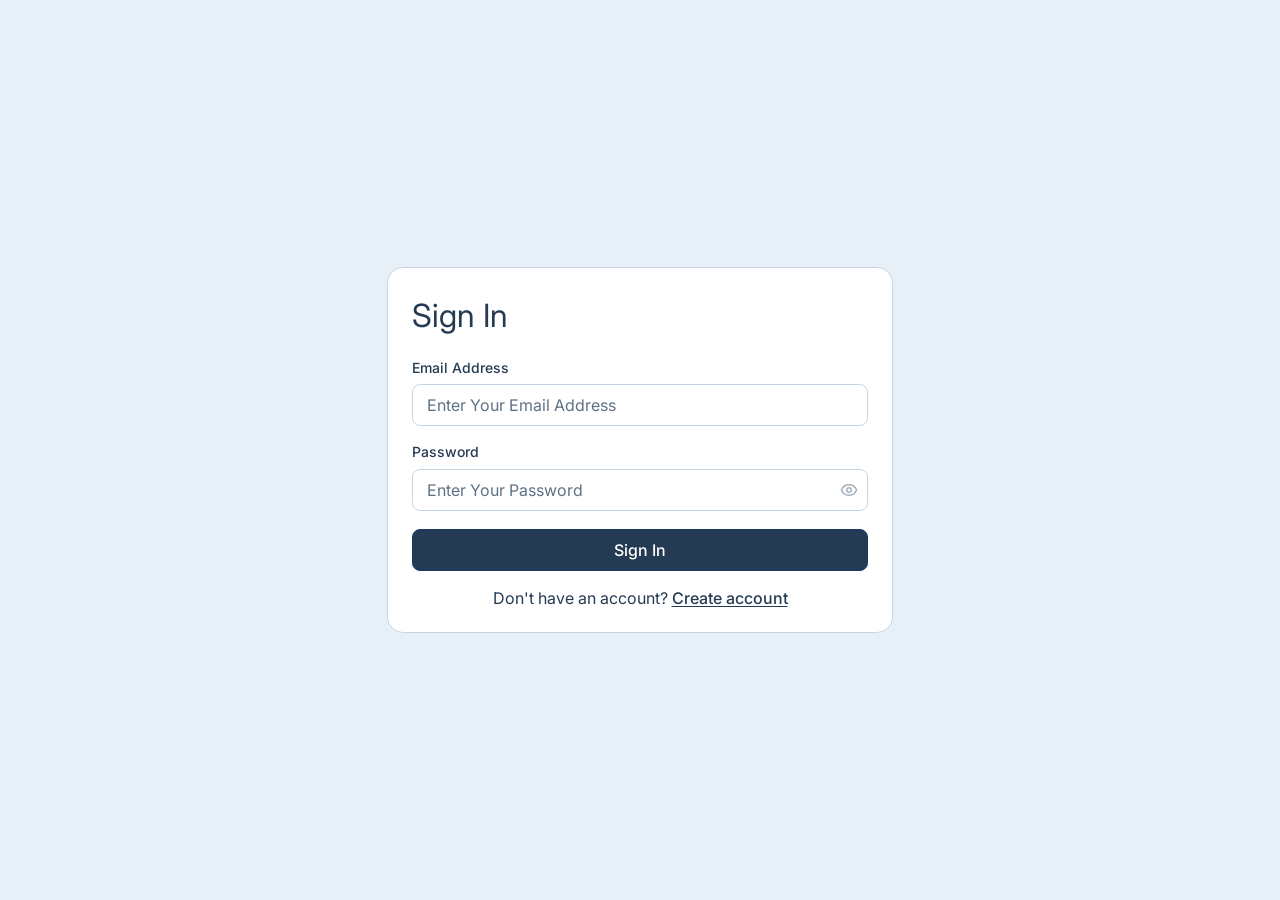
<file: sign-in.html>
<!DOCTYPE html>
<html lang="en">

<head>
    <meta charset="UTF-8">
    <meta name="viewport" content="width=device-width, initial-scale=1.0">
    <title>Adaptive Financial - Sign In</title>

    <!----- Favicon ----->
    <link rel="shortcut icon" href="assets/images/favicon.ico" type="image/x-icon">

    <!----- Nice select css ----->
    <link rel="stylesheet" href="assets/css/nice-select.css">

    <!----- Google Font ----->
    <link rel="preconnect" href="https://fonts.googleapis.com">
    <link rel="preconnect" href="https://fonts.gstatic.com" crossorigin>
    <link href="https://fonts.googleapis.com/css2?family=Charis+SIL:ital,wght@0,400;0,700;1,400;1,700&family=Inter:ital,opsz,wght@0,14..32,100..900;1,14..32,100..900&display=swap" rel="stylesheet">

    <!----- Custom Style ----->
    <link rel="stylesheet" href="assets/css/mian.css">
</head>

<body>
    <section class="authentication-section">
        <div class="authentication-container container">
            <div class="authentication-block">
                <h1 class="authentication-title">Sign In</h1>
                <form class="form-wrapper sign-in-form">
                    <div class="input-stack">
                        <label class="input-label" for="sign-in-email">Email Address</label>
                        <input class="input-field" type="email" id="sign-in-email" placeholder="Enter Your Email Address" required>
                    </div>
                    <div class="input-stack">
                        <label class="input-label" for="sign-in-Password">Password</label>
                        <div class="password-input-wrapper">
                            <input class="input-field" type="password" id="sign-in-Password" placeholder="Enter Your Password" required>
                            <div class="password-show-toggle disabled" data-password-toggle="">
                                <svg xmlns="http://www.w3.org/2000/svg" viewBox="0 0 24 24" fill="none" stroke="currentColor" stroke-width="2" stroke-linecap="round" stroke-linejoin="round" class="password-show-icon eye-open-icon lucide lucide-eye-icon lucide-eye">
                                    <path d="M2.062 12.348a1 1 0 0 1 0-.696 10.75 10.75 0 0 1 19.876 0 1 1 0 0 1 0 .696 10.75 10.75 0 0 1-19.876 0"></path>
                                    <circle cx="12" cy="12" r="3"></circle>
                                </svg>
                                <svg xmlns="http://www.w3.org/2000/svg" viewBox="0 0 24 24" fill="none" stroke="currentColor" stroke-width="2" stroke-linecap="round" stroke-linejoin="round" class="icon-visibility password-show-icon eye-close-icon lucide lucide-eye-off-icon lucide-eye-off">
                                    <path d="M10.733 5.076a10.744 10.744 0 0 1 11.205 6.575 1 1 0 0 1 0 .696 10.747 10.747 0 0 1-1.444 2.49"></path>
                                    <path d="M14.084 14.158a3 3 0 0 1-4.242-4.242"></path>
                                    <path d="M17.479 17.499a10.75 10.75 0 0 1-15.417-5.151 1 1 0 0 1 0-.696 10.75 10.75 0 0 1 4.446-5.143"></path>
                                    <path d="m2 2 20 20"></path>
                                </svg>
                            </div>
                        </div>
                    </div>
                    <button class="authentication-btn sign-in-btn" type="submit">Sign In</button>
                    <div class="authentication-redirection-wrapper">Don't have an account?
                        <a class="authentication-redirection-link" href="sign-up.html">Create account</a>
                    </div>
                </form>
            </div>
        </div>
    </section>

    <!-- Nice select js -->
    <script src="assets/js/jquery.js"></script>
    <script src="assets/js/jquery.nice-select.js"></script>

    <!----- Custom Script ----->
    <script src="assets/js/script.js"></script>
</body>

</html>
</file>
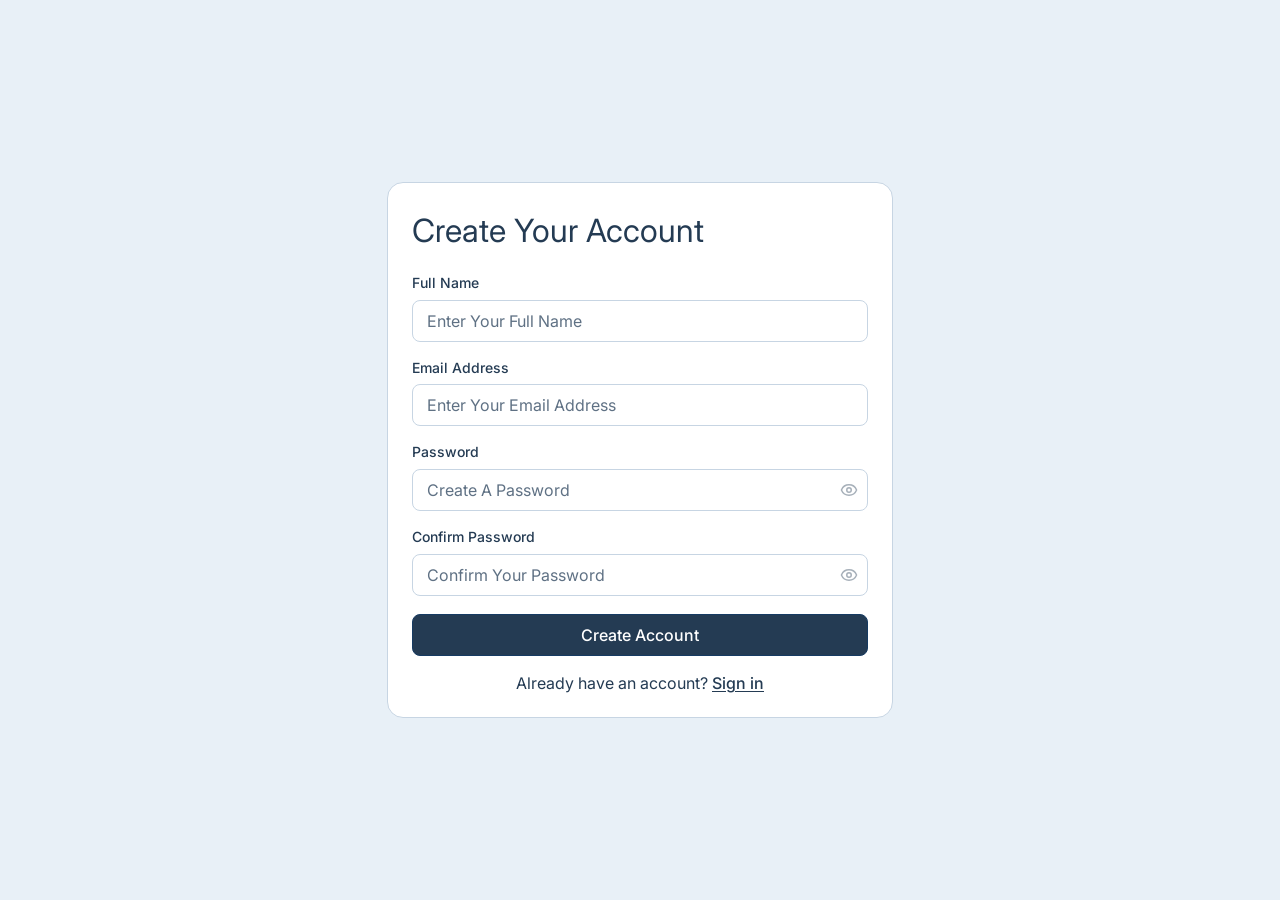
<file: sign-up.html>
<!DOCTYPE html>
<html lang="en">

<head>
    <meta charset="UTF-8" />
    <meta name="viewport" content="width=device-width, initial-scale=1.0" />
    <title>Adaptive Financial - Sign Up</title>

    <!----- Favicon ----->
    <link rel="shortcut icon" href="assets/images/favicon.ico" type="image/x-icon">

    <!----- Nice select css ----->
    <link rel="stylesheet" href="assets/css/nice-select.css">

    <!----- Google Font ----->
    <link rel="preconnect" href="https://fonts.googleapis.com" />
    <link rel="preconnect" href="https://fonts.gstatic.com" crossorigin />
    <link href="https://fonts.googleapis.com/css2?family=Charis+SIL:ital,wght@0,400;0,700;1,400;1,700&family=Inter:ital,opsz,wght@0,14..32,100..900;1,14..32,100..900&display=swap" rel="stylesheet" />

    <!----- Custom Style ----->
    <link rel="stylesheet" href="assets/css/mian.css" />
</head>

<body>
    <section class="authentication-section">
        <div class="authentication-container container">
            <div class="authentication-block">
                <h1 class="authentication-title">Create Your Account</h1>
                <form class="form-wrapper sign-up-form">
                    <div class="input-stack">
                        <label class="input-label" for="sign-up-name">Full Name</label>
                        <input class="input-field" type="text" id="sign-up-name" placeholder="Enter Your Full Name">
                    </div>
                    <div class="input-stack">
                        <label class="input-label" for="sign-up-email">Email Address</label>
                        <input class="input-field" type="email" id="sign-up-email" placeholder="Enter Your Email Address" required>
                    </div>
                    <div class="input-stack">
                        <label class="input-label" for="sign-up-Password">Password</label>
                        <div class="password-input-wrapper">
                            <input class="input-field" type="password" id="sign-up-Password" placeholder="Create A Password" required>
                            <div class="password-show-toggle disabled" data-password-toggle="">
                                <svg xmlns="http://www.w3.org/2000/svg" viewBox="0 0 24 24" fill="none" stroke="currentColor" stroke-width="2" stroke-linecap="round" stroke-linejoin="round" class="password-show-icon eye-open-icon lucide lucide-eye-icon lucide-eye">
                                    <path d="M2.062 12.348a1 1 0 0 1 0-.696 10.75 10.75 0 0 1 19.876 0 1 1 0 0 1 0 .696 10.75 10.75 0 0 1-19.876 0"></path>
                                    <circle cx="12" cy="12" r="3"></circle>
                                </svg>
                                <svg xmlns="http://www.w3.org/2000/svg" viewBox="0 0 24 24" fill="none" stroke="currentColor" stroke-width="2" stroke-linecap="round" stroke-linejoin="round" class="icon-visibility password-show-icon eye-close-icon lucide lucide-eye-off-icon lucide-eye-off">
                                    <path d="M10.733 5.076a10.744 10.744 0 0 1 11.205 6.575 1 1 0 0 1 0 .696 10.747 10.747 0 0 1-1.444 2.49"></path>
                                    <path d="M14.084 14.158a3 3 0 0 1-4.242-4.242"></path>
                                    <path d="M17.479 17.499a10.75 10.75 0 0 1-15.417-5.151 1 1 0 0 1 0-.696 10.75 10.75 0 0 1 4.446-5.143"></path>
                                    <path d="m2 2 20 20"></path>
                                </svg>
                            </div>
                        </div>
                    </div>
                    <div class="input-stack">
                        <label class="input-label" for="sign-up-confirm-password">Confirm Password</label>
                        <div class="password-input-wrapper">
                            <input class="input-field" type="password" id="sign-up-confirm-password" placeholder="Confirm Your Password" required>
                            <div class="password-show-toggle disabled" data-password-toggle="">
                                <svg xmlns="http://www.w3.org/2000/svg" viewBox="0 0 24 24" fill="none" stroke="currentColor" stroke-width="2" stroke-linecap="round" stroke-linejoin="round" class="password-show-icon eye-open-icon lucide lucide-eye-icon lucide-eye">
                                    <path d="M2.062 12.348a1 1 0 0 1 0-.696 10.75 10.75 0 0 1 19.876 0 1 1 0 0 1 0 .696 10.75 10.75 0 0 1-19.876 0"></path>
                                    <circle cx="12" cy="12" r="3"></circle>
                                </svg>
                                <svg xmlns="http://www.w3.org/2000/svg" viewBox="0 0 24 24" fill="none" stroke="currentColor" stroke-width="2" stroke-linecap="round" stroke-linejoin="round" class="icon-visibility password-show-icon eye-close-icon lucide lucide-eye-off-icon lucide-eye-off">
                                    <path d="M10.733 5.076a10.744 10.744 0 0 1 11.205 6.575 1 1 0 0 1 0 .696 10.747 10.747 0 0 1-1.444 2.49"></path>
                                    <path d="M14.084 14.158a3 3 0 0 1-4.242-4.242"></path>
                                    <path d="M17.479 17.499a10.75 10.75 0 0 1-15.417-5.151 1 1 0 0 1 0-.696 10.75 10.75 0 0 1 4.446-5.143"></path>
                                    <path d="m2 2 20 20"></path>
                                </svg>
                            </div>
                        </div>
                    </div>
                    <button class="authentication-btn sign-up-btn" type="submit">Create Account</button>
                    <div class="authentication-redirection-wrapper">Already have an account?
                        <a class="authentication-redirection-link" href="sign-in.html">Sign in</a>
                    </div>
                </form>
            </div>
        </div>
    </section>

    <!-- Nice select js -->
    <script src="assets/js/jquery.js"></script>
    <script src="assets/js/jquery.nice-select.js"></script>

    <!----- Custom Script ----->
    <script src="assets/js/script.js"></script>
</body>

</html>
</file>
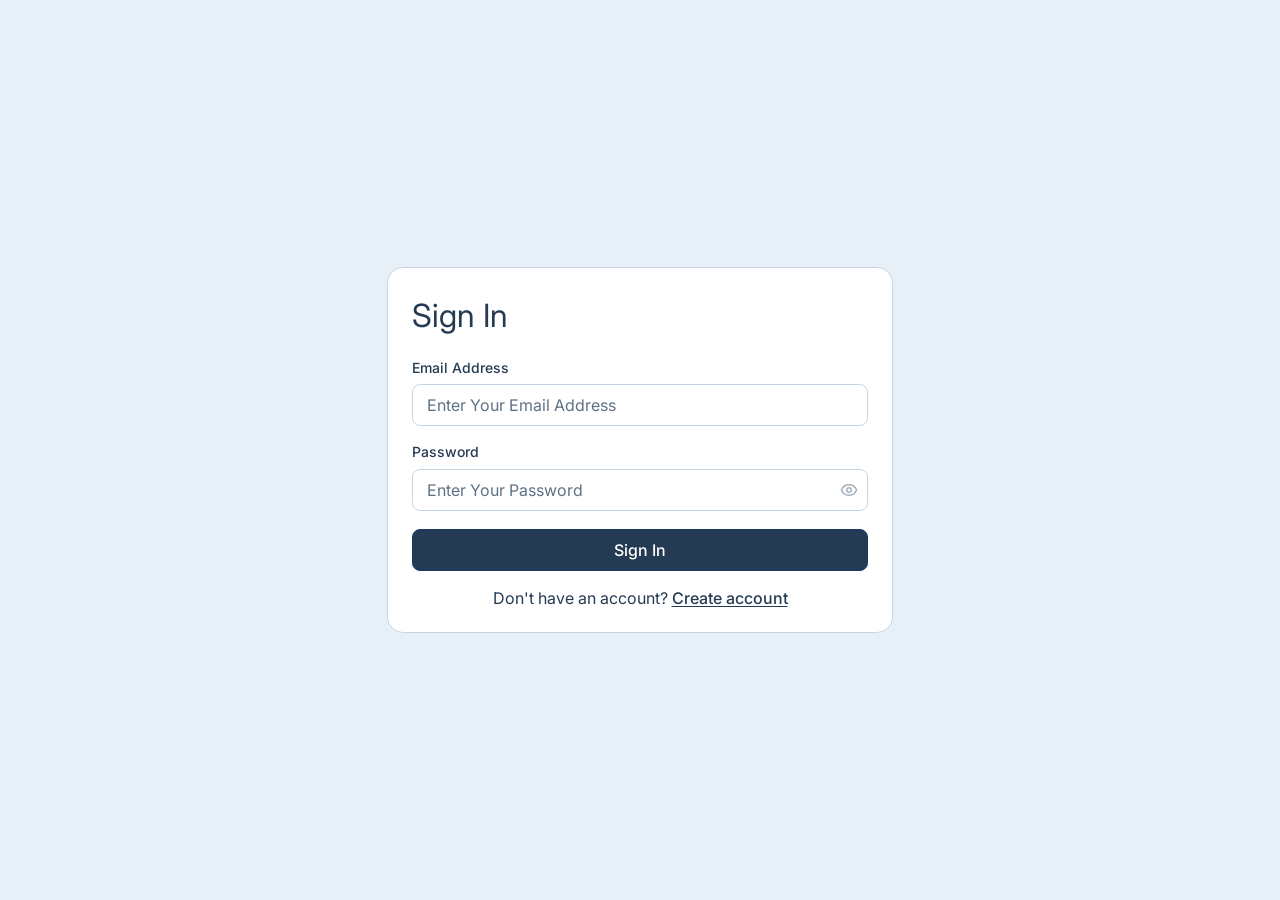
<file: transactions.html>
<!DOCTYPE html>
<html lang="en">

<head>
    <meta charset="UTF-8" />
    <meta name="viewport" content="width=device-width, initial-scale=1.0" />
    <title>Transactions</title>

    <!----- Favicon ----->
    <link rel="shortcut icon" href="assets/images/favicon.ico" type="image/x-icon">

    <!----- Nice select css ----->
    <link rel="stylesheet" href="assets/css/nice-select.css">

    <!----- Google Font ----->
    <link rel="preconnect" href="https://fonts.googleapis.com" />
    <link rel="preconnect" href="https://fonts.gstatic.com" crossorigin />
    <link href="https://fonts.googleapis.com/css2?family=Charis+SIL:ital,wght@0,400;0,700;1,400;1,700&family=Inter:ital,opsz,wght@0,14..32,100..900;1,14..32,100..900&display=swap" rel="stylesheet" />

    <!----- Custom Style ----->
    <link rel="stylesheet" href="assets/css/mian.css" />
</head>

<body>
    <div class="dashboard-wrapper">
        <aside>
            <div class="sidebar-media-wrapper">
                <a class="logo-wrapper" href="index.html">
                    <img class="aside-logo" src="assets/images/zenfolio-fintech-logo.png" alt="logo" />
                </a>
                <button class="flex-shrink-0 primary-icon aside-close-btn" type="button">
                    <svg xmlns="http://www.w3.org/2000/svg" viewBox="0 0 24 24" fill="none" stroke="currentColor" stroke-width="2" stroke-linecap="round" stroke-linejoin="round" class="aside-close-btn-icon lucide lucide-x">
                        <path d="M18 6 6 18" />
                        <path d="m6 6 12 12" />
                    </svg>
                </button>
            </div>
            <nav class="sidebar-link-block">
                <a class="sidebar-link" href="index.html">
                    <svg xmlns="http://www.w3.org/2000/svg" viewBox="0 0 24 24" fill="none" stroke="currentColor" stroke-width="2" stroke-linecap="round" stroke-linejoin="round" class="flex-shrink-0 sidebar-link-icon lucide lucide-house">
                        <path d="M15 21v-8a1 1 0 0 0-1-1h-4a1 1 0 0 0-1 1v8" />
                        <path d="M3 10a2 2 0 0 1 .709-1.528l7-6a2 2 0 0 1 2.582 0l7 6A2 2 0 0 1 21 10v9a2 2 0 0 1-2 2H5a2 2 0 0 1-2-2z" />
                    </svg>
                    <span class="sidebar-link-text">Dashboard</span>
                </a>
                <a class="sidebar-link" href="portfolio.html">
                    <svg xmlns="http://www.w3.org/2000/svg" viewBox="0 0 24 24" fill="none" stroke="currentColor" stroke-width="2" stroke-linecap="round" stroke-linejoin="round" class="flex-shrink-0 sidebar-link-icon lucide lucide-briefcase-business">
                        <path d="M12 12h.01" />
                        <path d="M16 6V4a2 2 0 0 0-2-2h-4a2 2 0 0 0-2 2v2" />
                        <path d="M22 13a18.15 18.15 0 0 1-20 0" />
                        <rect width="20" height="14" x="2" y="6" rx="2" />
                    </svg>
                    <span class="sidebar-link-text">Portfolio</span>
                </a>
                <a class="sidebar-link" href="investments.html">
                    <svg xmlns="http://www.w3.org/2000/svg" viewBox="0 0 24 24" fill="none" stroke="currentColor" stroke-width="2" stroke-linecap="round" stroke-linejoin="round" class="flex-shrink-0 sidebar-link-icon lucide lucide-chart-no-axes-combined">
                        <path d="M12 16v5" />
                        <path d="M16 14.639V21" />
                        <path d="M20 10.656V21" />
                        <path d="m22 3-8.646 8.646a.5.5 0 0 1-.708 0L9.354 8.354a.5.5 0 0 0-.707 0L2 15" />
                        <path d="M4 18.463V21" />
                        <path d="M8 14.656V21" />
                    </svg>
                    <span class="sidebar-link-text">Investments</span>
                </a>
                <a class="sidebar-link active" href="transactions.html">
                    <svg xmlns="http://www.w3.org/2000/svg" viewBox="0 0 24 24" fill="none" stroke="currentColor" stroke-width="2" stroke-linecap="round" stroke-linejoin="round" class="flex-shrink-0 sidebar-link-icon lucide lucide-arrow-right-left">
                        <path d="m16 3 4 4-4 4" />
                        <path d="M20 7H4" />
                        <path d="m8 21-4-4 4-4" />
                        <path d="M4 17h16" />
                    </svg>
                    <span class="sidebar-link-text">Transactions</span>
                </a>
                <a class="sidebar-link" href="watchlist.html">
                    <svg xmlns="http://www.w3.org/2000/svg" viewBox="0 0 24 24" fill="none" stroke="currentColor" stroke-width="2" stroke-linecap="round" stroke-linejoin="round" class="flex-shrink-0 sidebar-link-icon lucide lucide-list">
                        <path d="M3 5h.01" />
                        <path d="M3 12h.01" />
                        <path d="M3 19h.01" />
                        <path d="M8 5h13" />
                        <path d="M8 12h13" />
                        <path d="M8 19h13" />
                    </svg>
                    <span class="sidebar-link-text">Watchlist</span>
                </a>
            </nav>
        </aside>
        <div class="min-w-0 dashboard-main-wrapper">
            <header>
                <div class="header-menu-wrapper">
                    <button class="flex-shrink-0 primary-icon menu-btn" type="button">
                        <svg xmlns="http://www.w3.org/2000/svg" viewBox="0 0 24 24" fill="none" stroke="currentColor" stroke-width="2" stroke-linecap="round" stroke-linejoin="round" class="menu-btn-icon lucide lucide-menu">
                            <path d="M4 5h16" />
                            <path d="M4 12h16" />
                            <path d="M4 19h16" />
                        </svg>
                    </button>
                    <h1 class="h5">Transactions</h1>
                </div>
                <div class="header-stack">
                    <div class="notification-block">
                        <button class="flex-shrink-0 primary-icon notification-btn" type="button">
                            <svg xmlns="http://www.w3.org/2000/svg" viewBox="0 0 24 24" fill="none" stroke="currentColor" stroke-width="2" stroke-linecap="round" stroke-linejoin="round" class="notification-icon lucide lucide-bell">
                                <path d="M10.268 21a2 2 0 0 0 3.464 0" />
                                <path d="M3.262 15.326A1 1 0 0 0 4 17h16a1 1 0 0 0 .74-1.673C19.41 13.956 18 12.499 18 8A6 6 0 0 0 6 8c0 4.499-1.411 5.956-2.738 7.326" />
                            </svg>
                        </button>
                        <div class="notification-dropdown">
                            <h4 class="notification-dropdown-title">Notifications</h4>
                            <div class="notification-list">
                                <a href="javascript:void(0);" class="notification-item">
                                    <div class="flex-shrink-0 notification-item-icon-block">
                                        <svg xmlns="http://www.w3.org/2000/svg" viewBox="0 0 24 24" fill="none" stroke="currentColor" stroke-width="2" stroke-linecap="round" stroke-linejoin="round" class="notification-item-icon lucide lucide-dollar-sign preview-icon">
                                            <line x1="12" x2="12" y1="2" y2="22" />
                                            <path d="M17 5H9.5a3.5 3.5 0 0 0 0 7h5a3.5 3.5 0 0 1 0 7H6" />
                                        </svg>
                                    </div>
                                    <div class="notification-content">
                                        <div class="notification-title-wrapper">
                                            <h5 class="notification-title">Deposit completed</h5>
                                            <span class="unread-dot"></span>
                                        </div>
                                        <p class="notification-description">
                                            Your $2,000 deposit has been successfully added
                                            to your account.
                                        </p>
                                        <span class="notification-time">2 min ago</span>
                                    </div>
                                </a>
                                <a href="javascript:void(0);" class="notification-item">
                                    <div class="flex-shrink-0 notification-item-icon-block">
                                        <svg xmlns="http://www.w3.org/2000/svg" viewBox="0 0 24 24" fill="none" stroke="currentColor" stroke-width="2" stroke-linecap="round" stroke-linejoin="round" class="notification-item-icon icon icon-tabler icons-tabler-outline icon-tabler-trending-up">
                                            <path stroke="none" d="M0 0h24v24H0z" fill="none" />
                                            <path d="M3 17l6 -6l4 4l8 -8" />
                                            <path d="M14 7l7 0l0 7" />
                                        </svg>
                                    </div>
                                    <div class="notification-content">
                                        <div class="notification-title-wrapper">
                                            <h5 class="notification-title">Stock price alert</h5>
                                            <span class="unread-dot"></span>
                                        </div>
                                        <p class="notification-description">
                                            Apple has reached your target price of $225.
                                        </p>
                                        <span class="notification-time">15 min ago</span>
                                    </div>
                                </a>
                                <a href="javascript:void(0);" class="notification-item">
                                    <div class="flex-shrink-0 notification-item-icon-block">
                                        <svg xmlns="http://www.w3.org/2000/svg" viewBox="0 0 24 24" fill="none" stroke="currentColor" stroke-width="2" stroke-linecap="round" stroke-linejoin="round" class="notification-item-icon lucide lucide-square-text preview-icon">
                                            <rect width="18" height="18" x="3" y="3" rx="2" />
                                            <path d="M7 8h8" />
                                            <path d="M7 12h10" />
                                            <path d="M7 16h6" />
                                        </svg>
                                    </div>
                                    <div class="notification-content">
                                        <div class="notification-title-wrapper">
                                            <h5 class="notification-title">Portfolio updated</h5>
                                            <span class="unread-dot"></span>
                                        </div>
                                        <p class="notification-description">
                                            Your portfolio value has changed by +2.4% today.
                                        </p>
                                        <span class="notification-time">1 hour ago</span>
                                    </div>
                                </a>
                                <a href="javascript:void(0);" class="notification-item">
                                    <div class="flex-shrink-0 notification-item-icon-block">
                                        <svg xmlns="http://www.w3.org/2000/svg" viewBox="0 0 24 24" fill="none" stroke="currentColor" stroke-width="2" stroke-linecap="round" stroke-linejoin="round" class="notification-item-icon lucide lucide-user-round preview-icon">
                                            <circle cx="12" cy="8" r="5" />
                                            <path d="M20 21a8 8 0 0 0-16 0" />
                                        </svg>
                                    </div>
                                    <div class="notification-content">
                                        <div class="notification-title-wrapper">
                                            <h5 class="notification-title">Profile updated</h5>
                                        </div>
                                        <p class="notification-description">
                                            Your account information was successfully updated.
                                        </p>
                                        <span class="notification-time">Yesterday</span>
                                    </div>
                                </a>
                            </div>
                            <a href="javascript:void(0);" class="h5 notification-view-all">
                                View All Notifications
                                <svg xmlns="http://www.w3.org/2000/svg" viewBox="0 0 24 24" fill="none" stroke="currentColor" stroke-width="2" stroke-linecap="round" stroke-linejoin="round" class="notification-view-all-icon lucide lucide-arrow-right preview-icon">
                                    <path d="M5 12h14" />
                                    <path d="m12 5 7 7-7 7" />
                                </svg>
                            </a>
                        </div>
                    </div>
                    <div class="user-profile">
                        <div class="user-avatar-wrapper">
                            <div class="other-info">
                                <div class="flex-shrink-0 user-avatar">
                                    <img class="user-avatar-img" src="assets/images/avatar-img.png" alt="user-avatar-img" />
                                </div>
                                <h5 class="other-info-name">Mason Clark</h5>
                            </div>
                            <svg xmlns="http://www.w3.org/2000/svg" viewBox="0 0 24 24" fill="none" stroke="currentColor" stroke-width="2" stroke-linecap="round" stroke-linejoin="round" class="flex-shrink-0 user-profile-chevron-icon lucide lucide-chevron-down">
                                <path d="m6 9 6 6 6-6" />
                            </svg>
                        </div>
                        <div class="user-profile-stack">
                            <div class="user-profile-wrapper">
                                <div class="flex-shrink-0 user-avatar">
                                    <img class="user-avatar-img" src="assets/images/avatar-img.png" alt="user-avatar-img" />
                                </div>
                                <div class="author-details">
                                    <h5>Mason Clark</h5>
                                    <span class="author-caption">Manager</span>
                                </div>
                            </div>
                            <div class="profile-wrapper-border"></div>
                            <div class="profile-option-wrapper">
                                <button class="profile-option-btn log-out-btn" type="button">
                                    <svg xmlns="http://www.w3.org/2000/svg" viewBox="0 0 24 24" fill="none" stroke="currentColor" stroke-width="2" stroke-linecap="round" stroke-linejoin="round" class="flex-shrink-0 profile-option-icon lucide lucide-log-out">
                                        <path d="m16 17 5-5-5-5" />
                                        <path d="M21 12H9" />
                                        <path d="M9 21H5a2 2 0 0 1-2-2V5a2 2 0 0 1 2-2h4" />
                                    </svg>
                                    log out
                                </button>
                            </div>
                        </div>
                    </div>
                </div>
            </header>
            <div class="vertical-scroll-bar modal" id="transaction-details-modal">
                <div class="modal-dialog transaction-details-modal">
                    <div class="modal-head-wrapper">
                        <div class="modal-head-title-wrapper">
                            <h3 class="h2 modal-head-title">Transaction Details
                            </h3>
                            <button class="flex-shrink-0 modal-close modal-close-btn" type="button">
                                <svg xmlns="http://www.w3.org/2000/svg" viewBox="0 0 24 24" fill="none" stroke="currentColor" stroke-width="2" stroke-linecap="round" stroke-linejoin="round" class="modal-close-icon lucide lucide-x preview-icon">
                                    <path d="M18 6 6 18" />
                                    <path d="m6 6 12 12" />
                                </svg>
                            </button>
                        </div>
                        <table class="modal-table">
                            <tbody class="modal-data-body">
                                <tr>
                                    <td>Asset</td>
                                    <td>Apple</td>
                                </tr>
                                <tr>
                                    <td>Transaction Type</td>
                                    <td>Buy</td>
                                </tr>
                                <tr>
                                    <td>Date</td>
                                    <td>Aug 15, 2026</td>
                                </tr>
                                <tr>
                                    <td>Amount</td>
                                    <td>₹25,000</td>
                                </tr>
                                <tr>
                                    <td>Quantity</td>
                                    <td>10</td>
                                </tr>
                                <tr>
                                    <td>Price</td>
                                    <td>₹2,500</td>
                                </tr>
                                <tr>
                                    <td>Status</td>
                                    <td>Completed</td>
                                </tr>
                                <tr>
                                    <td>Transaction ID</td>
                                    <td>TXN-10001</td>
                                </tr>
                            </tbody>
                        </table>
                    </div>
                </div>
            </div>
            <main>
                <div class="outline min-w-0">
                    <h2 class="h3 content-title">Transactions</h2>
                    <div class="table-overlay">
                        <table class="table-content">
                            <thead>
                                <tr class="table-head-row">
                                    <th>Date</th>
                                    <th>Asset</th>
                                    <th>Type</th>
                                    <th>Amount</th>
                                    <th>Status</th>
                                </tr>
                            </thead>
                            <tbody>
                                <tr>
                                    <td>Aug 15, 2026</td>
                                    <td>
                                        <button class="table-modal-btn" data-modal="transaction-details-modal" data-modal-title="Transaction Details" data-asset="Apple" data-transaction-type="Buy" data-date="Aug 15, 2026" data-amount="₹25,000" data-quantity="10" data-price="₹2,500" data-status="Completed" data-transaction-id="TXN-10001">Apple</button>
                                    </td>
                                    <td>Buy</td>
                                    <td>₹25,000</td>
                                    <td>Complate</td>
                                </tr>
                                <tr>
                                    <td>Feb 04, 2026</td>
                                    <td>
                                        <button class="table-modal-btn" data-modal="transaction-details-modal" data-modal-title="Transaction Details" data-asset="Tesla" data-transaction-type="Buy" data-date="Feb 04, 2026" data-amount="₹18,000" data-quantity="5" data-price="₹3,600" data-status="Completed" data-transaction-id="TXN-10002">Tesla</button>
                                    </td>
                                    <td>Buy</td>
                                    <td>₹18,000</td>
                                    <td>Complate</td>
                                </tr>
                                <tr>
                                    <td>Jan 24, 2026</td>
                                    <td>
                                        <button class="table-modal-btn" data-modal="transaction-details-modal" data-modal-title="Transaction Details" data-asset="Gold" data-transaction-type="Sell" data-date="Jan 24, 2026" data-amount="₹10,000" data-quantity="1g" data-price="₹10,000" data-status="Completed" data-transaction-id="TXN-10003">Gold</button>
                                    </td>
                                    <td>Sell</td>
                                    <td>₹10,000</td>
                                    <td>Complate</td>
                                </tr>
                            </tbody>
                        </table>
                    </div>
                </div>
            </main>
        </div>
    </div>

    <!-- Nice select js -->
    <script src="assets/js/jquery.js"></script>
    <script src="assets/js/jquery.nice-select.js"></script>

    <!----- Custom Script ----->
    <script src="assets/js/script.js"></script>
</body>

</html>
</file>
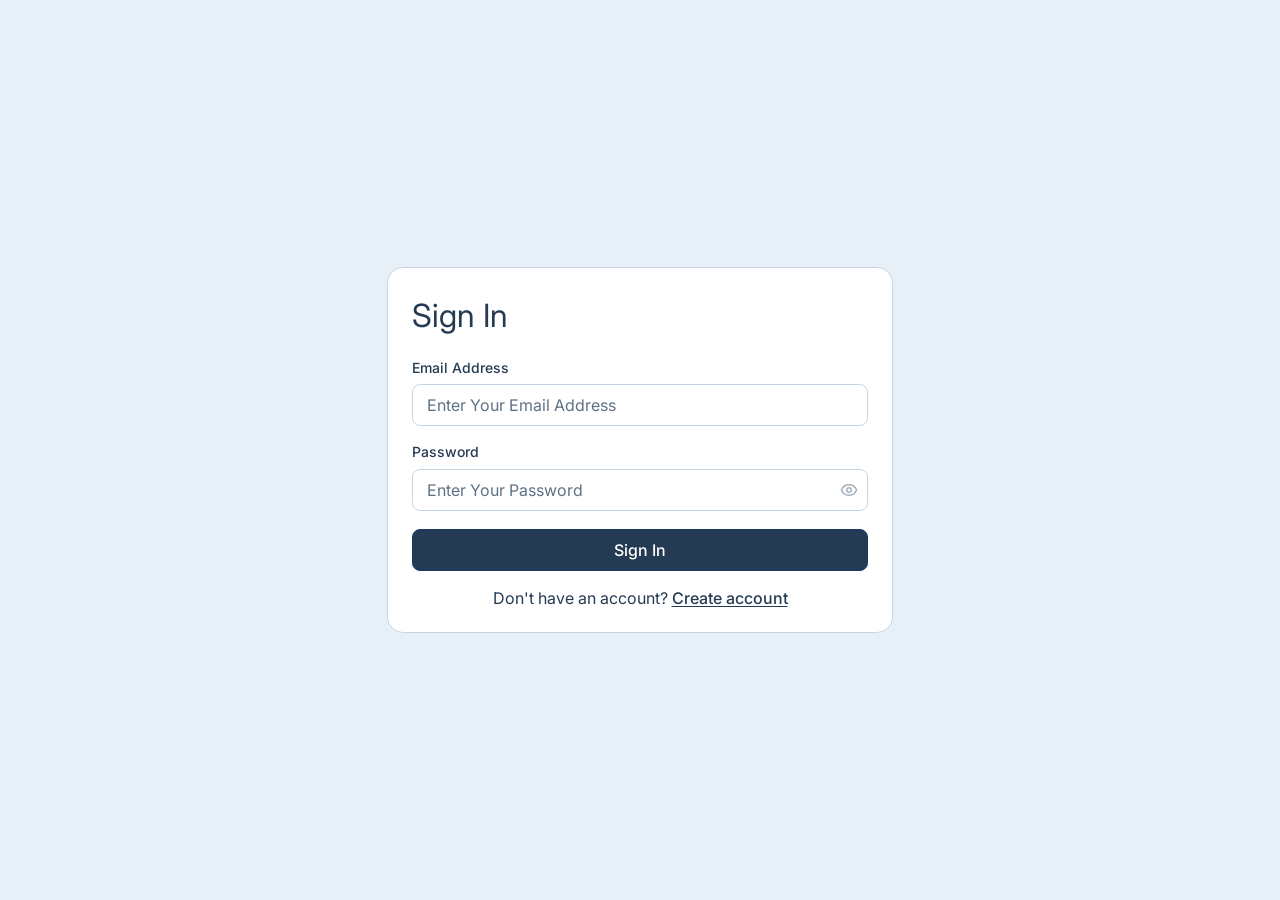
<file: watchlist.html>
<!DOCTYPE html>
<html lang="en">

<head>
    <meta charset="UTF-8" />
    <meta name="viewport" content="width=device-width, initial-scale=1.0" />
    <title>Watchlist</title>

    <!----- Favicon ----->
    <link rel="shortcut icon" href="assets/images/favicon.ico" type="image/x-icon">

    <!----- Nice select css ----->
    <link rel="stylesheet" href="assets/css/nice-select.css">

    <!----- Google Font ----->
    <link rel="preconnect" href="https://fonts.googleapis.com" />
    <link rel="preconnect" href="https://fonts.gstatic.com" crossorigin />
    <link href="https://fonts.googleapis.com/css2?family=Charis+SIL:ital,wght@0,400;0,700;1,400;1,700&family=Inter:ital,opsz,wght@0,14..32,100..900;1,14..32,100..900&display=swap" rel="stylesheet" />

    <!----- Custom Style ----->
    <link rel="stylesheet" href="assets/css/mian.css" />
</head>

<body>
    <div class="dashboard-wrapper">
        <aside>
            <div class="sidebar-media-wrapper">
                <a class="logo-wrapper" href="index.html">
                    <img class="aside-logo" src="assets/images/zenfolio-fintech-logo.png" alt="logo" />
                </a>
                <button class="flex-shrink-0 primary-icon aside-close-btn" type="button">
                    <svg xmlns="http://www.w3.org/2000/svg" viewBox="0 0 24 24" fill="none" stroke="currentColor" stroke-width="2" stroke-linecap="round" stroke-linejoin="round" class="aside-close-btn-icon lucide lucide-x">
                        <path d="M18 6 6 18" />
                        <path d="m6 6 12 12" />
                    </svg>
                </button>
            </div>
            <nav class="sidebar-link-block">
                <a class="sidebar-link" href="index.html">
                    <svg xmlns="http://www.w3.org/2000/svg" viewBox="0 0 24 24" fill="none" stroke="currentColor" stroke-width="2" stroke-linecap="round" stroke-linejoin="round" class="flex-shrink-0 sidebar-link-icon lucide lucide-house">
                        <path d="M15 21v-8a1 1 0 0 0-1-1h-4a1 1 0 0 0-1 1v8" />
                        <path d="M3 10a2 2 0 0 1 .709-1.528l7-6a2 2 0 0 1 2.582 0l7 6A2 2 0 0 1 21 10v9a2 2 0 0 1-2 2H5a2 2 0 0 1-2-2z" />
                    </svg>
                    <span class="sidebar-link-text">Dashboard</span>
                </a>
                <a class="sidebar-link" href="portfolio.html">
                    <svg xmlns="http://www.w3.org/2000/svg" viewBox="0 0 24 24" fill="none" stroke="currentColor" stroke-width="2" stroke-linecap="round" stroke-linejoin="round" class="flex-shrink-0 sidebar-link-icon lucide lucide-briefcase-business">
                        <path d="M12 12h.01" />
                        <path d="M16 6V4a2 2 0 0 0-2-2h-4a2 2 0 0 0-2 2v2" />
                        <path d="M22 13a18.15 18.15 0 0 1-20 0" />
                        <rect width="20" height="14" x="2" y="6" rx="2" />
                    </svg>
                    <span class="sidebar-link-text">Portfolio</span>
                </a>
                <a class="sidebar-link" href="investments.html">
                    <svg xmlns="http://www.w3.org/2000/svg" viewBox="0 0 24 24" fill="none" stroke="currentColor" stroke-width="2" stroke-linecap="round" stroke-linejoin="round" class="flex-shrink-0 sidebar-link-icon lucide lucide-chart-no-axes-combined">
                        <path d="M12 16v5" />
                        <path d="M16 14.639V21" />
                        <path d="M20 10.656V21" />
                        <path d="m22 3-8.646 8.646a.5.5 0 0 1-.708 0L9.354 8.354a.5.5 0 0 0-.707 0L2 15" />
                        <path d="M4 18.463V21" />
                        <path d="M8 14.656V21" />
                    </svg>
                    <span class="sidebar-link-text">Investments</span>
                </a>
                <a class="sidebar-link" href="transactions.html">
                    <svg xmlns="http://www.w3.org/2000/svg" viewBox="0 0 24 24" fill="none" stroke="currentColor" stroke-width="2" stroke-linecap="round" stroke-linejoin="round" class="flex-shrink-0 sidebar-link-icon lucide lucide-arrow-right-left">
                        <path d="m16 3 4 4-4 4" />
                        <path d="M20 7H4" />
                        <path d="m8 21-4-4 4-4" />
                        <path d="M4 17h16" />
                    </svg>
                    <span class="sidebar-link-text">Transactions</span>
                </a>
                <a class="sidebar-link active" href="watchlist.html">
                    <svg xmlns="http://www.w3.org/2000/svg" viewBox="0 0 24 24" fill="none" stroke="currentColor" stroke-width="2" stroke-linecap="round" stroke-linejoin="round" class="flex-shrink-0 sidebar-link-icon lucide lucide-list">
                        <path d="M3 5h.01" />
                        <path d="M3 12h.01" />
                        <path d="M3 19h.01" />
                        <path d="M8 5h13" />
                        <path d="M8 12h13" />
                        <path d="M8 19h13" />
                    </svg>
                    <span class="sidebar-link-text">Watchlist</span>
                </a>
            </nav>
        </aside>
        <div class="min-w-0 dashboard-main-wrapper">
            <header>
                <div class="header-menu-wrapper">
                    <button class="flex-shrink-0 primary-icon menu-btn" type="button">
                        <svg xmlns="http://www.w3.org/2000/svg" viewBox="0 0 24 24" fill="none" stroke="currentColor" stroke-width="2" stroke-linecap="round" stroke-linejoin="round" class="menu-btn-icon lucide lucide-menu">
                            <path d="M4 5h16" />
                            <path d="M4 12h16" />
                            <path d="M4 19h16" />
                        </svg>
                    </button>
                    <h1 class="h5">Watchlist</h1>
                </div>
                <div class="header-stack">
                    <div class="notification-block">
                        <button class="flex-shrink-0 primary-icon notification-btn" type="button">
                            <svg xmlns="http://www.w3.org/2000/svg" viewBox="0 0 24 24" fill="none" stroke="currentColor" stroke-width="2" stroke-linecap="round" stroke-linejoin="round" class="notification-icon lucide lucide-bell">
                                <path d="M10.268 21a2 2 0 0 0 3.464 0" />
                                <path d="M3.262 15.326A1 1 0 0 0 4 17h16a1 1 0 0 0 .74-1.673C19.41 13.956 18 12.499 18 8A6 6 0 0 0 6 8c0 4.499-1.411 5.956-2.738 7.326" />
                            </svg>
                        </button>
                        <div class="notification-dropdown">
                            <h4 class="notification-dropdown-title">Notifications</h4>
                            <div class="notification-list">
                                <a href="javascript:void(0);" class="notification-item">
                                    <div class="flex-shrink-0 notification-item-icon-block">
                                        <svg xmlns="http://www.w3.org/2000/svg" viewBox="0 0 24 24" fill="none" stroke="currentColor" stroke-width="2" stroke-linecap="round" stroke-linejoin="round" class="notification-item-icon lucide lucide-dollar-sign preview-icon">
                                            <line x1="12" x2="12" y1="2" y2="22" />
                                            <path d="M17 5H9.5a3.5 3.5 0 0 0 0 7h5a3.5 3.5 0 0 1 0 7H6" />
                                        </svg>
                                    </div>
                                    <div class="notification-content">
                                        <div class="notification-title-wrapper">
                                            <h5 class="notification-title">Deposit completed</h5>
                                            <span class="unread-dot"></span>
                                        </div>
                                        <p class="notification-description">
                                            Your $2,000 deposit has been successfully added
                                            to your account.
                                        </p>
                                        <span class="notification-time">2 min ago</span>
                                    </div>
                                </a>
                                <a href="javascript:void(0);" class="notification-item">
                                    <div class="flex-shrink-0 notification-item-icon-block">
                                        <svg xmlns="http://www.w3.org/2000/svg" viewBox="0 0 24 24" fill="none" stroke="currentColor" stroke-width="2" stroke-linecap="round" stroke-linejoin="round" class="notification-item-icon icon icon-tabler icons-tabler-outline icon-tabler-trending-up">
                                            <path stroke="none" d="M0 0h24v24H0z" fill="none" />
                                            <path d="M3 17l6 -6l4 4l8 -8" />
                                            <path d="M14 7l7 0l0 7" />
                                        </svg>
                                    </div>
                                    <div class="notification-content">
                                        <div class="notification-title-wrapper">
                                            <h5 class="notification-title">Stock price alert</h5>
                                            <span class="unread-dot"></span>
                                        </div>
                                        <p class="notification-description">
                                            Apple has reached your target price of $225.
                                        </p>
                                        <span class="notification-time">15 min ago</span>
                                    </div>
                                </a>
                                <a href="javascript:void(0);" class="notification-item">
                                    <div class="flex-shrink-0 notification-item-icon-block">
                                        <svg xmlns="http://www.w3.org/2000/svg" viewBox="0 0 24 24" fill="none" stroke="currentColor" stroke-width="2" stroke-linecap="round" stroke-linejoin="round" class="notification-item-icon lucide lucide-square-text preview-icon">
                                            <rect width="18" height="18" x="3" y="3" rx="2" />
                                            <path d="M7 8h8" />
                                            <path d="M7 12h10" />
                                            <path d="M7 16h6" />
                                        </svg>
                                    </div>
                                    <div class="notification-content">
                                        <div class="notification-title-wrapper">
                                            <h5 class="notification-title">Portfolio updated</h5>
                                            <span class="unread-dot"></span>
                                        </div>
                                        <p class="notification-description">
                                            Your portfolio value has changed by +2.4% today.
                                        </p>
                                        <span class="notification-time">1 hour ago</span>
                                    </div>
                                </a>
                                <a href="javascript:void(0);" class="notification-item">
                                    <div class="flex-shrink-0 notification-item-icon-block">
                                        <svg xmlns="http://www.w3.org/2000/svg" viewBox="0 0 24 24" fill="none" stroke="currentColor" stroke-width="2" stroke-linecap="round" stroke-linejoin="round" class="notification-item-icon lucide lucide-user-round preview-icon">
                                            <circle cx="12" cy="8" r="5" />
                                            <path d="M20 21a8 8 0 0 0-16 0" />
                                        </svg>
                                    </div>
                                    <div class="notification-content">
                                        <div class="notification-title-wrapper">
                                            <h5 class="notification-title">Profile updated</h5>
                                        </div>
                                        <p class="notification-description">
                                            Your account information was successfully updated.
                                        </p>
                                        <span class="notification-time">Yesterday</span>
                                    </div>
                                </a>
                            </div>
                            <a href="javascript:void(0);" class="h5 notification-view-all">
                                View All Notifications
                                <svg xmlns="http://www.w3.org/2000/svg" viewBox="0 0 24 24" fill="none" stroke="currentColor" stroke-width="2" stroke-linecap="round" stroke-linejoin="round" class="notification-view-all-icon lucide lucide-arrow-right preview-icon">
                                    <path d="M5 12h14" />
                                    <path d="m12 5 7 7-7 7" />
                                </svg>
                            </a>
                        </div>
                    </div>
                    <div class="user-profile">
                        <div class="user-avatar-wrapper">
                            <div class="other-info">
                                <div class="flex-shrink-0 user-avatar">
                                    <img class="user-avatar-img" src="assets/images/avatar-img.png" alt="user-avatar-img" />
                                </div>
                                <h5 class="other-info-name">Mason Clark</h5>
                            </div>
                            <svg xmlns="http://www.w3.org/2000/svg" viewBox="0 0 24 24" fill="none" stroke="currentColor" stroke-width="2" stroke-linecap="round" stroke-linejoin="round" class="flex-shrink-0 user-profile-chevron-icon lucide lucide-chevron-down">
                                <path d="m6 9 6 6 6-6" />
                            </svg>
                        </div>
                        <div class="user-profile-stack">
                            <div class="user-profile-wrapper">
                                <div class="flex-shrink-0 user-avatar">
                                    <img class="user-avatar-img" src="assets/images/avatar-img.png" alt="user-avatar-img" />
                                </div>
                                <div class="author-details">
                                    <h5>Mason Clark</h5>
                                    <span class="author-caption">Manager</span>
                                </div>
                            </div>
                            <div class="profile-wrapper-border"></div>
                            <div class="profile-option-wrapper">
                                <button class="profile-option-btn log-out-btn" type="button">
                                    <svg xmlns="http://www.w3.org/2000/svg" viewBox="0 0 24 24" fill="none" stroke="currentColor" stroke-width="2" stroke-linecap="round" stroke-linejoin="round" class="flex-shrink-0 profile-option-icon lucide lucide-log-out">
                                        <path d="m16 17 5-5-5-5" />
                                        <path d="M21 12H9" />
                                        <path d="M9 21H5a2 2 0 0 1-2-2V5a2 2 0 0 1 2-2h4" />
                                    </svg>
                                    log out
                                </button>
                            </div>
                        </div>
                    </div>
                </div>
            </header>
            <main>
                <div class="outline min-w-0">
                    <h2 class="h3 content-title">Watchlist</h2>
                    <div class="table-overlay">
                        <table class="table-content watchlist-table">
                            <thead>
                                <tr class="table-head-row">
                                    <th>Asset</th>
                                    <th>Price</th>
                                    <th>Change</th>
                                </tr>
                            </thead>
                            <tbody>
                                <tr>
                                    <td>Apple</td>
                                    <td>₹18,000</td>
                                    <td class="watchlist-status">
                                        <div class="text-green watchlist-status-wrapper">
                                            <svg xmlns="http://www.w3.org/2000/svg" viewBox="0 0 24 24" fill="none" stroke="currentColor" stroke-width="2" stroke-linecap="round" stroke-linejoin="round" class="watchlist-status-icon lucide lucide-trending-up">
                                                <path d="M16 7h6v6"></path>
                                                <path d="m22 7-8.5 8.5-5-5L2 17"></path>
                                            </svg>
                                            <span>+4.2%</span>
                                        </div>
                                    </td>
                                </tr>
                                <tr>
                                    <td>Tesla</td>
                                    <td>₹12,000</td>
                                    <td class="watchlist-status">
                                        <div class="text-red watchlist-status-wrapper">
                                            <svg xmlns="http://www.w3.org/2000/svg" viewBox="0 0 24 24" fill="none" stroke="currentColor" stroke-width="2" stroke-linecap="round" stroke-linejoin="round" class="watchlist-status-icon lucide lucide-trending-down">
                                                <path d="M16 17h6v-6"></path>
                                                <path d="m22 17-8.5-8.5-5 5L2 7"></path>
                                            </svg>
                                            <span>-2.5%</span>
                                        </div>
                                    </td>
                                </tr>
                                <tr>
                                    <td>Gold</td>
                                    <td>₹10,000</td>
                                    <td class="watchlist-status">
                                        <div class="text-green watchlist-status-wrapper">
                                            <svg xmlns="http://www.w3.org/2000/svg" viewBox="0 0 24 24" fill="none" stroke="currentColor" stroke-width="2" stroke-linecap="round" stroke-linejoin="round" class="watchlist-status-icon lucide lucide-trending-up">
                                                <path d="M16 7h6v6"></path>
                                                <path d="m22 7-8.5 8.5-5-5L2 17"></path>
                                            </svg>
                                            <span>+8.6%</span>
                                        </div>
                                    </td>
                                </tr>
                            </tbody>
                        </table>
                    </div>
                </div>
            </main>
        </div>
    </div>

    <!-- Nice select js -->
    <script src="assets/js/jquery.js"></script>
    <script src="assets/js/jquery.nice-select.js"></script>

    <!----- Custom Script ----->
    <script src="assets/js/script.js"></script>
</body>

</html>
</file>
<file: assets/css/nice-select.css>
.nice-select {
  width: 100%;
  -webkit-tap-highlight-color: #fff0;
  box-sizing: border-box;
  clear: both;
  padding: 8px 12px;
  color: var(--poseidon-600);
  display: block;
  outline: none;
  position: relative;
  text-align: left !important;
  transition: all 0.3s ease-in-out;
  -webkit-user-select: none;
  -moz-user-select: none;
  -ms-user-select: none;
  user-select: none;
  white-space: nowrap;
  cursor: pointer;
}

.nice-select:after {
  content: "";
  width: 5px;
  height: 5px;
  border-bottom: 2px solid var(--poseidon-200);
  border-right: 2px solid var(--poseidon-200);
  display: block;
  margin-top: -4px;
  pointer-events: none;
  position: absolute;
  right: 12px;
  top: 50%;
  -webkit-transform-origin: 66% 66%;
  -ms-transform-origin: 66% 66%;
  transform-origin: 66% 66%;
  -webkit-transform: rotate(45deg);
  -ms-transform: rotate(45deg);
  transform: rotate(45deg);
  transition: all 0.3s ease-in-out;
}

.nice-select.open:after {
  -webkit-transform: rotate(-135deg);
  -ms-transform: rotate(-135deg);
  transform: rotate(-135deg);
}

.nice-select .list {
  width: 100%;
  max-height: 143px;
  display: flex;
  flex-direction: column;
  gap: 14px;
  padding: 12px;
  margin-top: 4px;
  opacity: 0;
  visibility: hidden;
  overflow: hidden auto;
  pointer-events: none;
  position: absolute;
  top: 100%;
  left: 0;
  background-color: var(--white-100);
  border-radius: 8px;
  box-shadow: 0 0 0 1px rgb(68 68 68 / 0.11);
  transform: scale(0);
  transition: all 0.3s ease-in-out;
  z-index: 9;
}

.nice-select.open .list {
  opacity: 1;
  visibility: visible;
  transform: scale(1);
  pointer-events: auto;
}

.nice-select .option {
  cursor: pointer;
  list-style: none;
  outline: none;
  transition: all 0.3s ease-in-out;
}

.nice-select .option.selected,
.nice-select .option:hover:not(.disabled),
.nice-select .option.focus,
.nice-select .current {
  color: var(--poseidon-100);
}

.nice-select .option.disabled {
  pointer-events: auto;
  cursor: default;
}

.nice-select:has(.option.selected.disabled) .current {
  color: var(--poseidon-600);
}

.nice-select .list::-webkit-scrollbar {
  width: 12px;
}

.nice-select .list::-webkit-scrollbar-thumb {
  border: 4px solid transparent;
  background-color: var(--poseidon-300);
  border-radius: 24px;
  background-clip: padding-box;
}
</file>
<file: assets/css/mian.css>
@import url(global.css);
@import url(style.css);
@import url(media.css);
</file>
